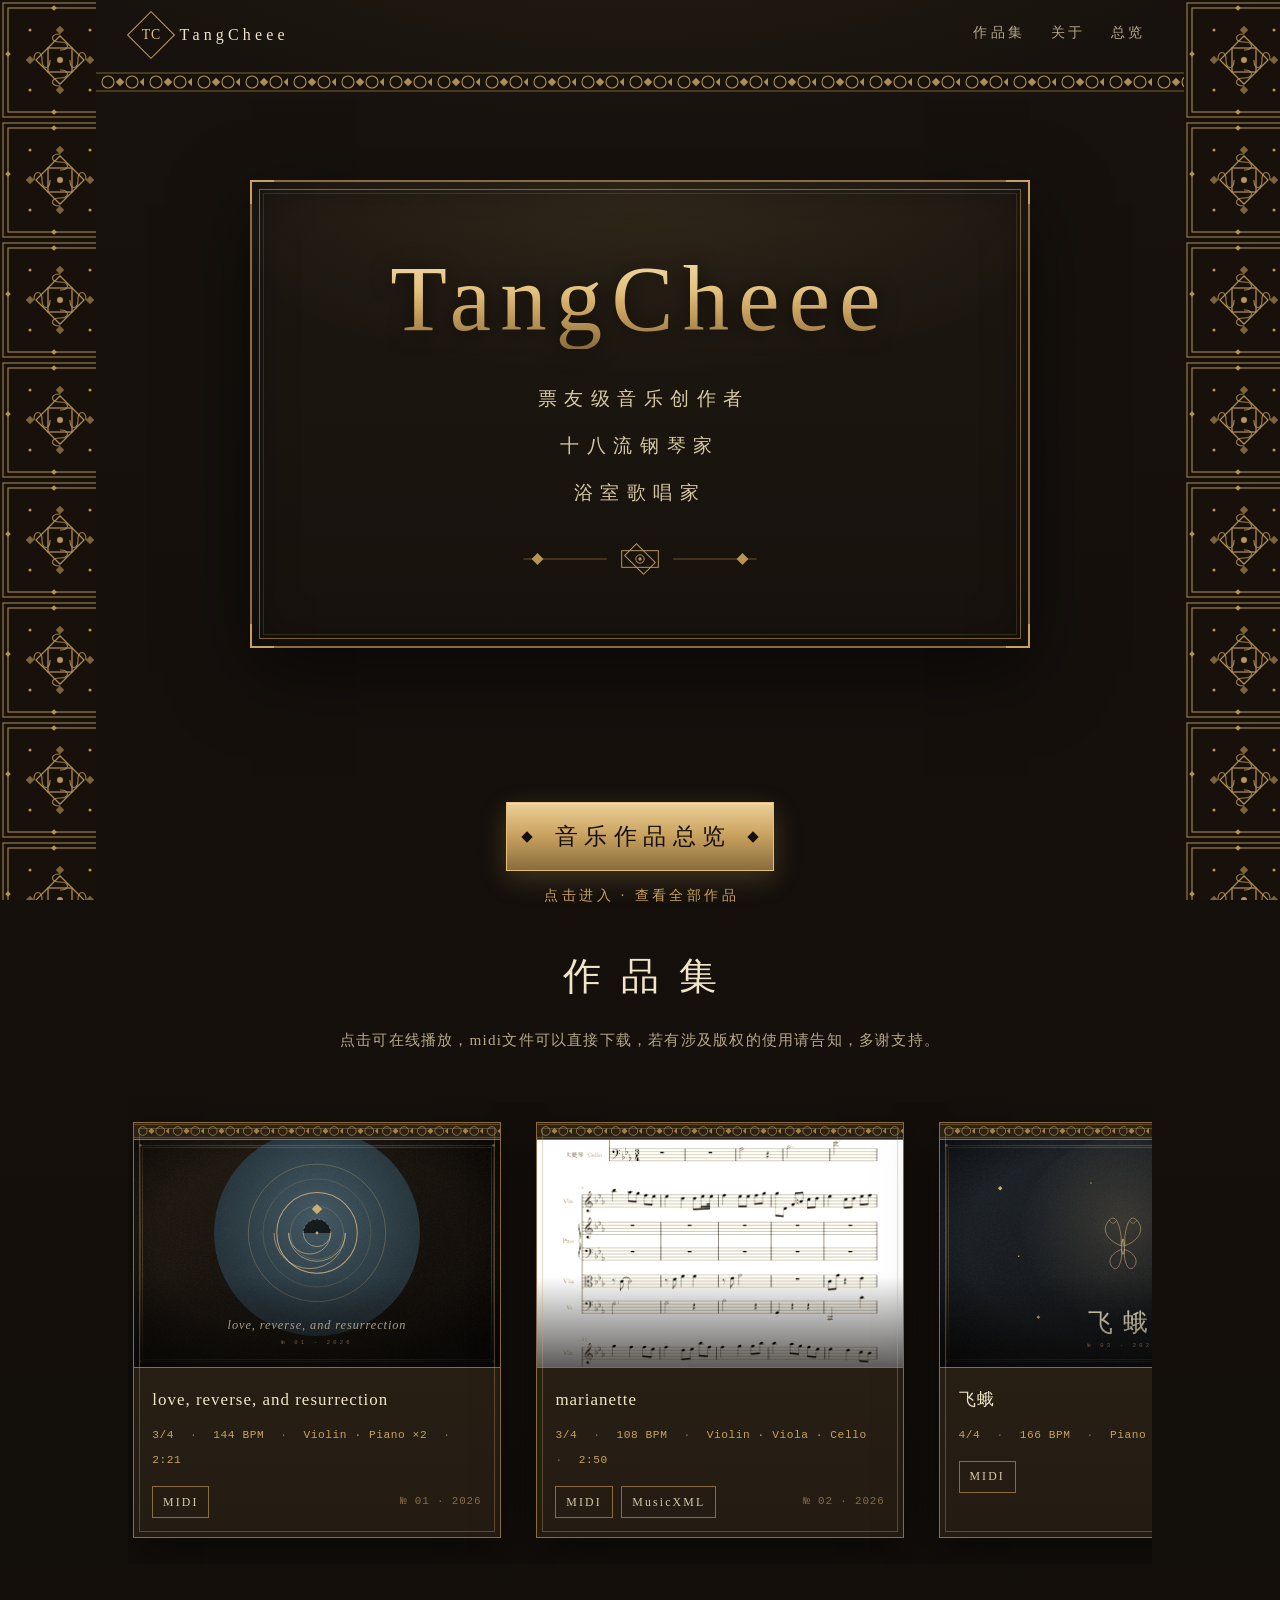
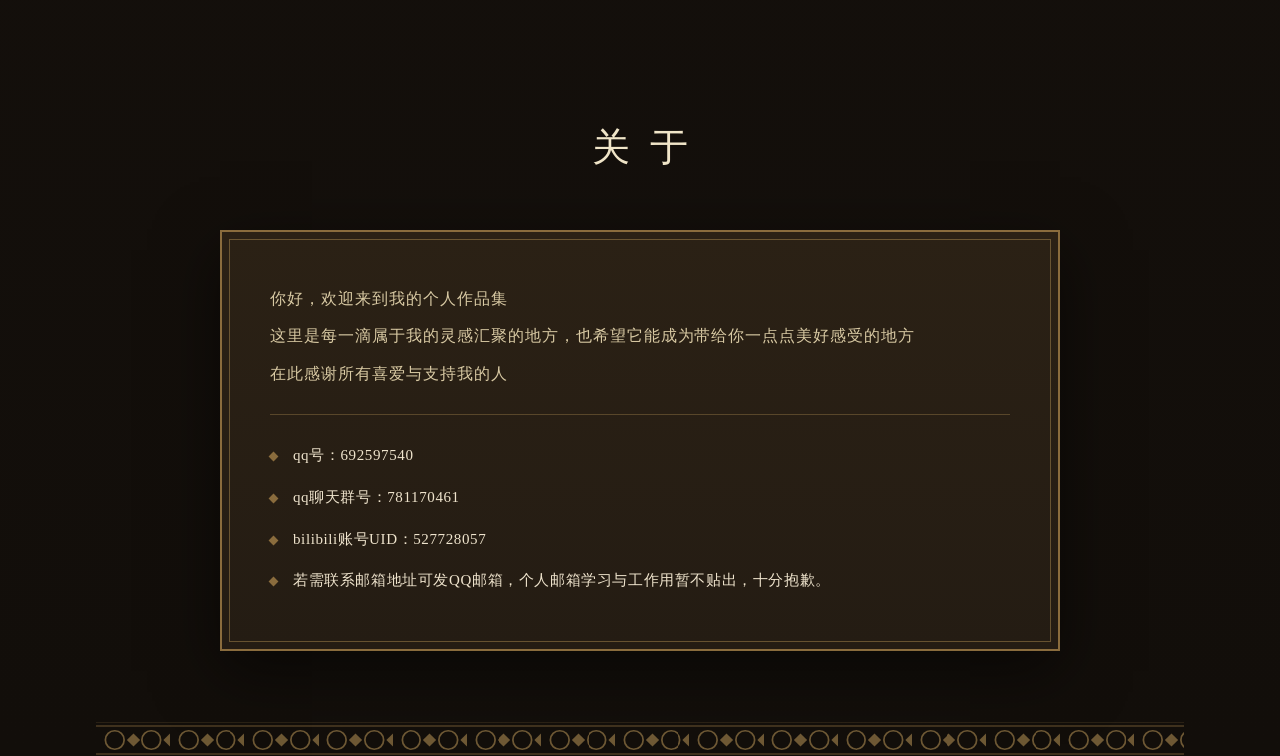
<file: index.html>
<!DOCTYPE html>
<html lang="zh-CN">
<head>
  <meta charset="UTF-8">
  <meta name="viewport" content="width=device-width, initial-scale=1.0">
  <title>TangCheee</title>
  <link rel="stylesheet" href="assets/css/styles.css">
  <link rel="icon" href="data:image/svg+xml,%3Csvg xmlns='http://www.w3.org/2000/svg' viewBox='0 0 32 32'%3E%3Crect width='32' height='32' fill='%2315100c'/%3E%3Crect x='7' y='7' width='18' height='18' fill='none' stroke='%23c9a25e' stroke-width='2' transform='rotate(45 16 16)'/%3E%3C/svg%3E">
</head>
<body>

  <div class="side-rail side-rail-left" aria-hidden="true"></div>
  <div class="side-rail side-rail-right" aria-hidden="true"></div>

  <header class="masthead">
    <a class="brand" href="#top">
      <span class="brand-mark"><span>TC</span></span>
      <span class="brand-name">TangCheee</span>
    </a>
    <nav class="nav" aria-label="主导航">
      <a href="catalog.html">作品集</a>
      <a href="#about">关于</a>
      <a href="overview.html">总览</a>
    </nav>
    <button class="nav-toggle" type="button" aria-label="菜单" aria-expanded="false">☰</button>
  </header>

  <div class="ornament-band" aria-hidden="true"></div>

  <main id="top">
    <section class="hero">
      <div class="title-card">
        <span class="corner corner-tl" aria-hidden="true"></span>
        <span class="corner corner-tr" aria-hidden="true"></span>
        <span class="corner corner-bl" aria-hidden="true"></span>
        <span class="corner corner-br" aria-hidden="true"></span>
        <h1 class="hero-title">TangCheee</h1>
        <p class="hero-intro">
          票友级音乐创作者<br>
          十八流钢琴家<br>
          浴室歌唱家
        </p>
        <div class="hero-divider" aria-hidden="true"></div>
      </div>
    </section>

    <section class="works" id="works">
      <div class="overview-entry">
        <a class="overview-entry-link" href="overview.html">音乐作品总览</a>
        <p class="overview-hint">点击进入 · 查看全部作品</p>
      </div>
      <header class="section-head">
        <h2>作品集</h2>
        <p class="section-note">点击可在线播放，midi文件可以直接下载，若有涉及版权的使用请告知，多谢支持。</p>
      </header>
      <div class="filmstrip-wrap">
        <div class="filmstrip" id="filmstrip" role="list" aria-label="作品列表"></div>
      </div>
    </section>

    <section class="about" id="about">
      <header class="section-head">
        <h2>关于</h2>
      </header>
      <div class="about-card">
        <p class="about-copy">
          你好，欢迎来到我的个人作品集<br>
          这里是每一滴属于我的灵感汇聚的地方，也希望它能成为带给你一点点美好感受的地方<br>
          在此感谢所有喜爱与支持我的人
        </p>
        <ul class="contact-list" id="contactList"></ul>
      </div>
    </section>
  </main>

  <div class="player-bar" id="playerBar" hidden>
    <button class="pb-btn" id="pbToggle" aria-label="播放或暂停" type="button">▶</button>
    <div class="pb-info">
      <span class="pb-title" id="pbTitle">—</span>
      <span class="pb-meta" id="pbMeta"></span>
    </div>
    <div class="pb-seek">
      <input type="range" id="pbSeek" min="0" max="1000" value="0" step="1" aria-label="进度">
    </div>
    <span class="pb-time"><span id="pbCur">00:00</span> / <span id="pbDur">00:00</span></span>
    <a class="pb-download" id="pbDownload" download>MIDI</a>
  </div>

  <div class="footer-orn" aria-hidden="true"></div>

  <button class="to-top" id="toTop" type="button" aria-label="回到顶部" hidden><span>↑</span></button>

  <script src="assets/js/works.js"></script>
  <script src="assets/js/loader.js"></script>
  <script src="assets/js/player.js"></script>
  <script src="assets/js/main.js"></script>
  
  <script src="assets/js/ui.js"></script>
</body>
</html>
</file>
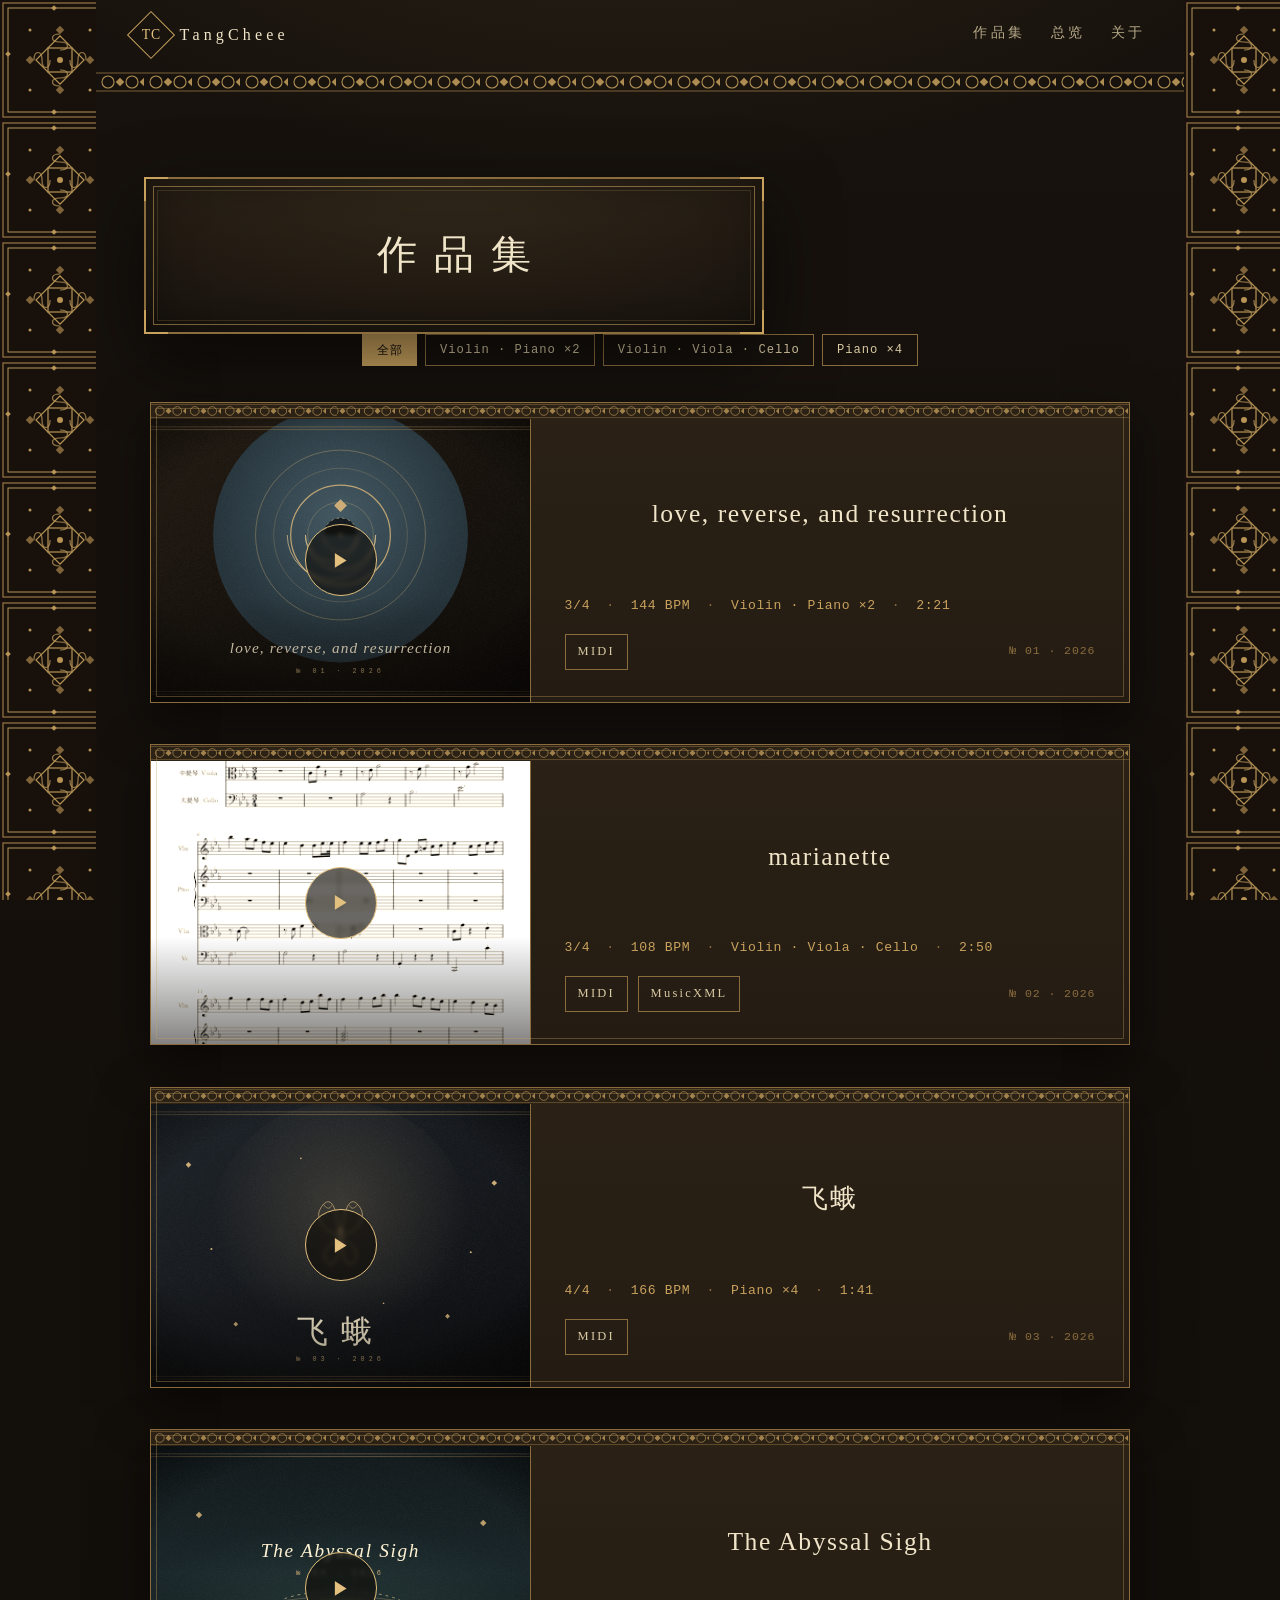
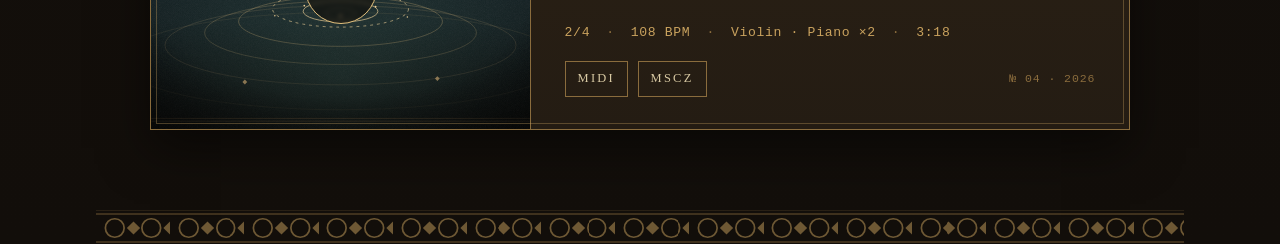
<file: catalog.html>
<!DOCTYPE html>
<html lang="zh-CN">
<head>
  <meta charset="UTF-8">
  <meta name="viewport" content="width=device-width, initial-scale=1.0">
  <title>作品集 — TangCheee</title>
  <link rel="stylesheet" href="assets/css/styles.css">
  <link rel="icon" href="data:image/svg+xml,%3Csvg xmlns='http://www.w3.org/2000/svg' viewBox='0 0 32 32'%3E%3Crect width='32' height='32' fill='%2315100c'/%3E%3Crect x='7' y='7' width='18' height='18' fill='none' stroke='%23c9a25e' stroke-width='2' transform='rotate(45 16 16)'/%3E%3C/svg%3E">
</head>
<body>

  <div class="side-rail side-rail-left" aria-hidden="true"></div>
  <div class="side-rail side-rail-right" aria-hidden="true"></div>

  <header class="masthead">
    <a class="brand" href="index.html#top">
      <span class="brand-mark"><span>TC</span></span>
      <span class="brand-name">TangCheee</span>
    </a>
    <nav class="nav" aria-label="主导航">
      <a href="catalog.html" aria-current="page">作品集</a>
      <a href="overview.html">总览</a>
      <a href="index.html#about">关于</a>
    </nav>
    <button class="nav-toggle" type="button" aria-label="菜单" aria-expanded="false">☰</button>
  </header>

  <div class="ornament-band" aria-hidden="true"></div>

  <main>
    <section class="catalog">
      <div class="title-card catalog-title">
        <span class="corner corner-tl" aria-hidden="true"></span>
        <span class="corner corner-tr" aria-hidden="true"></span>
        <span class="corner corner-bl" aria-hidden="true"></span>
        <span class="corner corner-br" aria-hidden="true"></span>
        <h1 class="catalog-heading">作品集</h1>
      </div>
      <div class="filter-bar" id="filterBar" role="group" aria-label="作品筛选"></div>
      <div class="catalog-list" id="catalogList"></div>
    </section>
  </main>

  <div class="player-bar" id="playerBar" hidden>
    <button class="pb-btn" id="pbToggle" aria-label="播放或暂停" type="button">▶</button>
    <div class="pb-info">
      <span class="pb-title" id="pbTitle">—</span>
      <span class="pb-meta" id="pbMeta"></span>
    </div>
    <div class="pb-seek">
      <input type="range" id="pbSeek" min="0" max="1000" value="0" step="1" aria-label="进度">
    </div>
    <span class="pb-time"><span id="pbCur">00:00</span> / <span id="pbDur">00:00</span></span>
    <a class="pb-download" id="pbDownload" download>MIDI</a>
  </div>

  <div class="modal-backdrop" id="workModal" hidden>
    <div class="modal-panel" role="dialog" aria-modal="true" aria-label="作品详情">
      <button class="modal-close" id="modalClose" type="button" aria-label="关闭">✕</button>
      <div class="modal-cover"><img id="modalCover" alt=""></div>
      <div class="modal-body">
        <h2 class="modal-title" id="modalTitle"></h2>
        <p class="modal-meta" id="modalMeta"></p>
        <div class="modal-actions">
          <button class="modal-play" id="modalPlay" type="button">播放</button>
          <div class="modal-downloads" id="modalDownloads"></div>
        </div>
      </div>
    </div>
  </div>

  <div class="footer-orn" aria-hidden="true"></div>

  <button class="to-top" id="toTop" type="button" aria-label="回到顶部" hidden><span>↑</span></button>

  <script src="assets/js/works.js"></script>
  <script src="assets/js/loader.js"></script>
  <script src="assets/js/player.js"></script>
  <script src="assets/js/catalog.js"></script>
  <script src="assets/js/ui.js"></script>
</body>
</html>
</file>
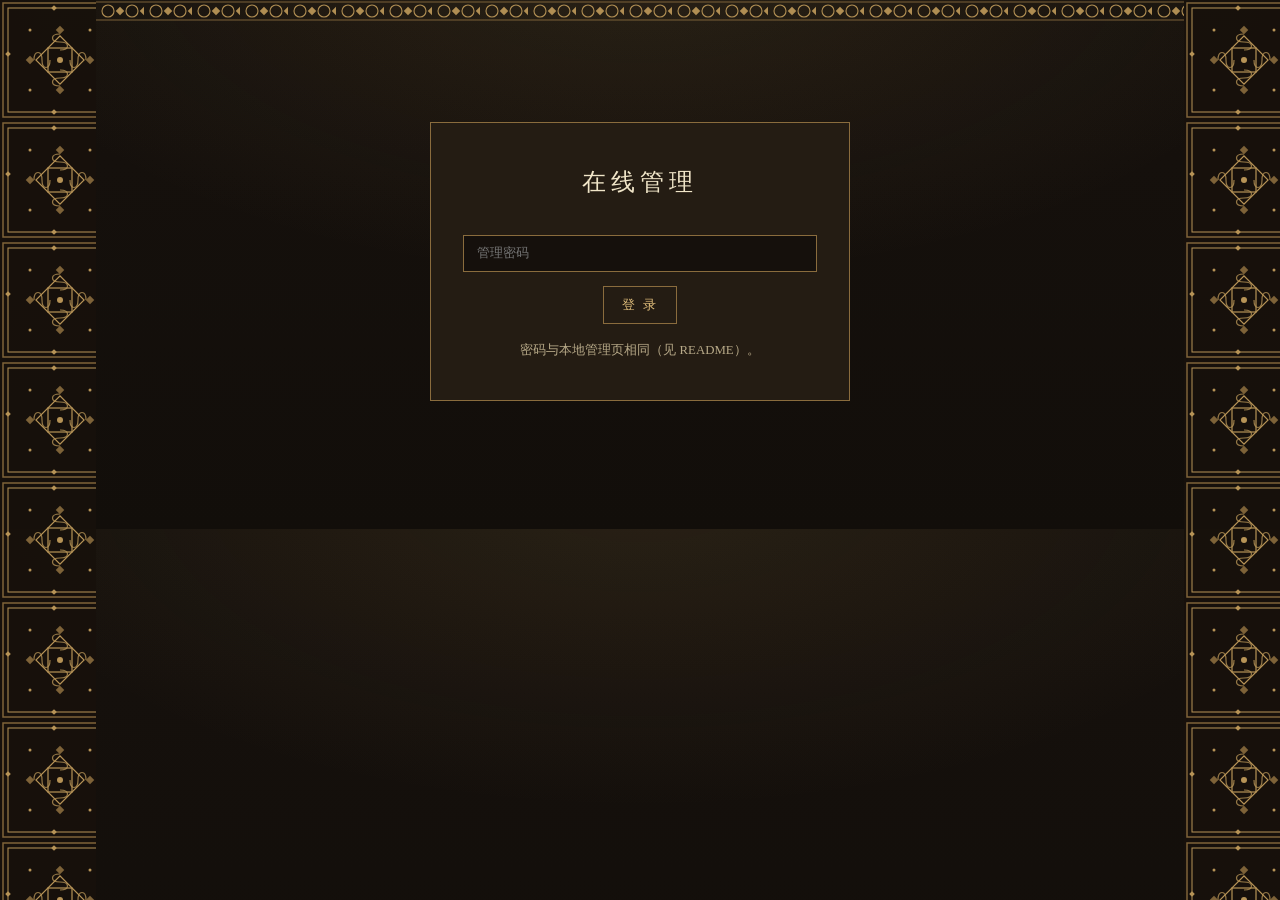
<file: online-admin.html>
<!DOCTYPE html>
<html lang="zh-CN">
<head>
  <meta charset="UTF-8">
  <meta name="viewport" content="width=device-width, initial-scale=1.0">
  <title>在线管理 — TangCheee</title>
  <link rel="stylesheet" href="assets/css/styles.css">
  <style>
    body { padding: 0 96px; }
    .admin-wrap { max-width: 980px; margin: 0 auto; padding: 2rem 1rem 4rem; }
    .admin-login { max-width: 420px; margin: 4rem auto; padding: 2.4rem 2rem; border: 1px solid var(--gold-dim); background: var(--panel); text-align: center; }
    .admin-login input, .admin-conn input { width: 100%; margin: 1rem 0 .9rem; padding: .6rem .8rem; background: var(--ink); color: var(--text); border: 1px solid var(--gold-dim); font-family: var(--mono); }
    .admin-login button, .admin-btn { padding: .55rem 1.1rem; background: transparent; color: var(--gold-bright); border: 1px solid var(--gold-dim); font-size: .82rem; letter-spacing: .18em; cursor: pointer; transition: all .25s var(--ease); font-family: var(--serif); }
    .admin-login button:hover, .admin-btn:hover { background: var(--gold); color: var(--ink); border-color: var(--gold); }
    .admin-login p { color: var(--muted); font-size: .8rem; margin: 0; }
    .admin-err { color: var(--red); font-size: .82rem; min-height: 1.2em; }
    .admin-conn { max-width: 560px; margin: 4rem auto; padding: 2.2rem 2rem; border: 1px solid var(--gold-dim); background: var(--panel); }
    .admin-conn h2 { font-weight: 400; letter-spacing: .2em; color: var(--parchment); margin: 0 0 .4rem; }
    .admin-conn .sub { color: var(--muted); font-size: .8rem; line-height: 1.9; margin: 0 0 1rem; }
    .admin-conn .conn-actions { display: flex; gap: .6rem; align-items: center; flex-wrap: wrap; }
    .conn-status { font-family: var(--mono); font-size: .76rem; color: var(--gold); min-height: 1.2em; margin-top: .8rem; }
    .admin-toolbar { display: flex; flex-wrap: wrap; gap: .7rem; align-items: center; margin: 0 0 1.6rem; padding-bottom: 1rem; border-bottom: 1px solid rgba(201,162,94,.3); }
    .admin-status { font-family: var(--mono); font-size: .72rem; color: var(--muted); }
    .work-editor { border: 1px solid var(--gold-dim); padding: 1.2rem 1.1rem; margin: 0 0 1.4rem; background: linear-gradient(180deg, var(--panel-2), var(--panel)); position: relative; }
    .work-editor::before { content: ""; position: absolute; inset: 5px; border: 1px solid rgba(201,162,94,.25); pointer-events: none; }
    .work-editor h3 { margin: 0 0 1rem; font-weight: 400; letter-spacing: .2em; color: var(--parchment); font-size: 1rem; }
    .field-grid { display: grid; grid-template-columns: repeat(auto-fit, minmax(170px, 1fr)); gap: .7rem; }
    .field { display: flex; flex-direction: column; gap: .25rem; }
    .field label { font-family: var(--mono); font-size: .66rem; letter-spacing: .12em; color: var(--gold); }
    .field input, .field textarea { background: var(--ink); color: var(--text); border: 1px solid var(--gold-dim); padding: .45rem .6rem; font-size: .86rem; font-family: var(--serif); width: 100%; }
    .field textarea { resize: vertical; min-height: 58px; font-family: var(--mono); font-size: .74rem; }
    .field-wide { grid-column: 1 / -1; }
    .work-actions { display: flex; gap: .6rem; margin-top: .9rem; flex-wrap: wrap; }
    .admin-btn.danger { border-color: var(--red); color: var(--red); }
    .admin-btn.danger:hover { background: var(--red); color: var(--ink); }
    .admin-btn.small { padding: .32rem .7rem; font-size: .72rem; }
    .upload-row { display: flex; flex-wrap: wrap; gap: .5rem; align-items: center; margin-top: .7rem; font-family: var(--mono); font-size: .72rem; color: var(--muted); }
    .upload-row input[type="file"] { color: var(--muted); font-size: .72rem; }
    .upload-row select { background: var(--ink); color: var(--text); border: 1px solid var(--gold-dim); padding: .3rem .4rem; font-family: var(--mono); font-size: .72rem; }
    .contact-editor { border: 1px solid var(--gold-dim); padding: 1.1rem; background: var(--panel); margin-bottom: 1.4rem; }
    .contact-editor h3 { margin: 0 0 .7rem; font-weight: 400; letter-spacing: .2em; font-size: 1rem; color: var(--parchment); }
    .contact-editor textarea { width: 100%; min-height: 120px; background: var(--ink); color: var(--text); border: 1px solid var(--gold-dim); padding: .6rem; font-size: .86rem; line-height: 1.9; }
    .admin-note { color: var(--muted); font-size: .78rem; line-height: 1.9; margin-top: 1.4rem; }
    .admin-note code { font-family: var(--mono); color: var(--gold); }
    @media (max-width: 760px) { body { padding: 0 8px; } }
  </style>
</head>
<body>
  <div class="side-rail side-rail-left" aria-hidden="true"></div>
  <div class="side-rail side-rail-right" aria-hidden="true"></div>
  <div class="ornament-band" aria-hidden="true"></div>

  <main class="admin-wrap">
    <!-- 第一步：密码 -->
    <section class="admin-login" id="loginBox">
      <h1 style="font-family:var(--title-font);font-weight:400;letter-spacing:.2em;color:var(--parchment);margin:0 0 1rem;">在线管理</h1>
      <input type="password" id="pwdInput" placeholder="管理密码" autocomplete="current-password">
      <button id="loginBtn" type="button">登 录</button>
      <p class="admin-err" id="loginErr"></p>
      <p>密码与本地管理页相同（见 README）。</p>
    </section>

    <!-- 第二步：连接 GitHub -->
    <section class="admin-conn" id="githubBox" hidden>
      <h2>连接 GitHub</h2>
      <p class="sub">粘贴一个 GitHub 细粒度令牌（PAT，只需本仓库 Contents 读写权限）。令牌只保存在你的浏览器 localStorage，不会上传到任何服务器。<br>
      创建方法：GitHub → Settings → Developer settings → Fine-grained personal access tokens → Generate new token → Repository access 选 <em>Only select repositories</em> 并勾选 <code>updated-personal-music-workspaces</code> → Permissions → <em>Contents</em> 选 <em>Read and write</em>。</p>
      <input type="password" id="patInput" placeholder="github_pat_xxx" autocomplete="off">
      <div class="conn-actions">
        <button id="connectBtn" type="button">连接并拉取数据</button>
        <button class="admin-btn small" id="clearPatBtn" type="button">清除已存令牌</button>
      </div>
      <p class="conn-status" id="connStatus"></p>
    </section>

    <!-- 第三步：编辑 -->
    <section id="editorBox" hidden>
      <div class="admin-toolbar">
        <button class="admin-btn" id="reloadBtn" type="button">拉取最新</button>
        <button class="admin-btn" id="saveBtn" type="button">保存并发布</button>
        <button class="admin-btn" id="addWorkBtn" type="button">新增作品</button>
        <button class="admin-btn" id="logoutBtn" type="button">退出</button>
        <span class="admin-status" id="statusText">已连接。编辑完成后点「保存并发布」。</span>
      </div>

      <div id="worksList"></div>

      <div class="contact-editor">
        <h3>联系方式（每行一条）</h3>
        <textarea id="contactText"></textarea>
      </div>

      <p class="admin-note">
        说明：<b>保存并发布</b> 会把 <code>assets/data/works.json</code> 与 <code>assets/js/works.js</code> 直接提交到 GitHub 的 <code>main</code> 分支，
        GitHub Pages 约 1 分钟内自动重新发布，公网立即生效；文件上传（音频/MIDI/源文件/封面）走同一通道。
        建议先在本地 <code>local-admin.html</code> 或本页编辑确认，再保存发布。
      </p>
    </section>
  </main>

  <script src="assets/js/works.js"></script>
  <script src="assets/js/admin-config.js"></script>
  <script src="assets/js/online-admin.js"></script>
</body>
</html>
</file>
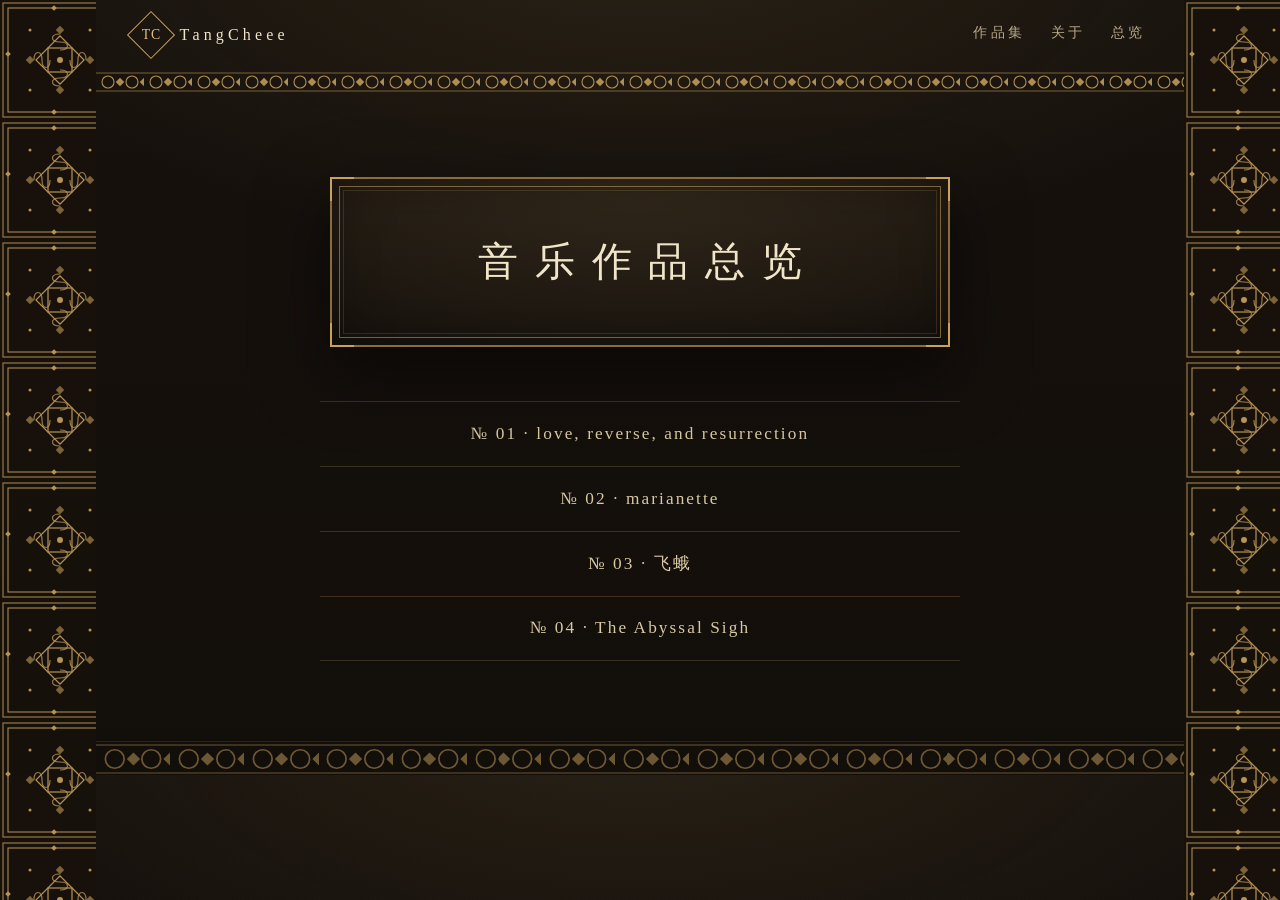
<file: overview.html>
<!DOCTYPE html>
<html lang="zh-CN">
<head>
  <meta charset="UTF-8">
  <meta name="viewport" content="width=device-width, initial-scale=1.0">
  <title>音乐作品总览 — TangCheee</title>
  <link rel="stylesheet" href="assets/css/styles.css">
  <link rel="icon" href="data:image/svg+xml,%3Csvg xmlns='http://www.w3.org/2000/svg' viewBox='0 0 32 32'%3E%3Crect width='32' height='32' fill='%2315100c'/%3E%3Crect x='7' y='7' width='18' height='18' fill='none' stroke='%23c9a25e' stroke-width='2' transform='rotate(45 16 16)'/%3E%3C/svg%3E">
</head>
<body>

  <div class="side-rail side-rail-left" aria-hidden="true"></div>
  <div class="side-rail side-rail-right" aria-hidden="true"></div>

  <header class="masthead">
    <a class="brand" href="index.html#top">
      <span class="brand-mark"><span>TC</span></span>
      <span class="brand-name">TangCheee</span>
    </a>
    <nav class="nav" aria-label="主导航">
      <a href="catalog.html">作品集</a>
      <a href="index.html#about">关于</a>
      <a href="overview.html" aria-current="page">总览</a>
    </nav>
    <button class="nav-toggle" type="button" aria-label="菜单" aria-expanded="false">☰</button>
  </header>

  <div class="ornament-band" aria-hidden="true"></div>

  <main>
    <section class="overview">
      <div class="title-card overview-title">
        <span class="corner corner-tl" aria-hidden="true"></span>
        <span class="corner corner-tr" aria-hidden="true"></span>
        <span class="corner corner-bl" aria-hidden="true"></span>
        <span class="corner corner-br" aria-hidden="true"></span>
        <h1 class="overview-heading">音乐作品总览</h1>
      </div>
      <ul class="overview-list" id="overviewList"></ul>
    </section>
  </main>

  <div class="footer-orn" aria-hidden="true"></div>

  <button class="to-top" id="toTop" type="button" aria-label="回到顶部" hidden><span>↑</span></button>

  <script src="assets/js/works.js"></script>
  <script src="assets/js/loader.js"></script>
  <script src="assets/js/overview.js"></script>
  <script src="assets/js/ui.js"></script>
</body>
</html>
</file>
<file: assets/css/styles.css>
/* ============================================================
   TangCheee — 古典作品集 · CLASSIC ARCHIVE
   1920s 默剧标题字体 · 波斯地毯花纹 · 金色古典装饰
   ============================================================ */

:root {
  --ink: #15100c;
  --coal: #1c1610;
  --panel: #241c13;
  --panel-2: #2b2115;
  --parchment: #f0e5c8;
  --parchment-dim: #d8c9a3;
  --gold: #c9a25e;
  --gold-bright: #e3c07d;
  --gold-dim: #8a6c3d;
  --lapis: #274a5e;
  --teal: #2e6b62;
  --red: #9e3b2a;
  --text: #efe4cd;
  --muted: #b7a988;
  --title-font: "Broadway", "Copperplate", "Bodoni MT", "Didot", Georgia, serif;
  --serif: "Bodoni MT", "Didot", "Palatino Linotype", Georgia, "Songti SC", "SimSun", serif;
  --mono: "Consolas", "Courier New", monospace;
  --ease: cubic-bezier(.22, .61, .36, 1);
}

* { box-sizing: border-box; }

html { scroll-behavior: smooth; }

body {
  margin: 0;
  background:
    radial-gradient(1100px 520px at 50% -8%, rgba(201, 162, 94, .10), transparent 62%),
    linear-gradient(180deg, #17120d, var(--ink) 30%, #120e0a);
  color: var(--text);
  font-family: var(--serif);
  line-height: 1.75;
  padding: 0 96px;
  overflow-x: hidden;
}

::selection { background: var(--gold); color: var(--ink); }

a { color: inherit; }
[hidden] { display: none !important; }

/* ---------- 波斯地毯侧饰 ---------- */

.side-rail {
  position: fixed;
  top: 0;
  bottom: 0;
  width: 96px;
  z-index: 40;
  pointer-events: none;
  background: url("../img/persian-border.svg") repeat-y;
  opacity: .9;
}

.side-rail-left { left: 0; }
.side-rail-right { right: 0; }

/* ---------- 回纹饰带 ---------- */

.ornament-band {
  height: 26px;
  background: url("../img/ornament-top.svg") repeat-x;
  opacity: .85;
}

.ornament-band-thin { height: 14px; background-size: auto 14px; opacity: .6; }

/* ---------- 顶部 ---------- */

.masthead {
  display: flex;
  align-items: center;
  justify-content: space-between;
  gap: 1rem;
  padding: 1.15rem clamp(1rem, 3vw, 2.4rem);
}

.brand {
  display: inline-flex;
  align-items: center;
  gap: .7rem;
  text-decoration: none;
}

.brand-mark {
  display: grid;
  place-items: center;
  width: 34px;
  height: 34px;
  border: 1px solid var(--gold);
  color: var(--gold-bright);
  font-family: var(--title-font);
  font-size: .86rem;
  letter-spacing: .05em;
  transform: rotate(45deg);
}

.brand-mark span { transform: rotate(-45deg); }

.brand-name {
  font-family: var(--title-font);
  font-size: 1rem;
  letter-spacing: .26em;
  color: var(--parchment);
}

.nav {
  display: flex;
  gap: 1.6rem;
  font-size: .86rem;
  letter-spacing: .24em;
}

.nav a {
  color: var(--muted);
  text-decoration: none;
  padding-bottom: 3px;
  border-bottom: 1px solid transparent;
  transition: color .25s var(--ease), border-color .25s var(--ease);
}

.nav a:hover { color: var(--gold-bright); border-color: var(--gold-dim); }

/* ---------- 英雄区：默剧字幕卡 ---------- */

.hero {
  position: relative;
  padding: clamp(3rem, 7vw, 5.2rem) clamp(1rem, 4vw, 3rem) clamp(3.4rem, 7vw, 5rem);
  text-align: center;
}

.title-card {
  position: relative;
  max-width: 780px;
  margin: 0 auto;
  padding: clamp(2.6rem, 6vw, 4.2rem) clamp(1.4rem, 4vw, 3rem);
  background:
    radial-gradient(720px 300px at 50% 0%, rgba(201, 162, 94, .12), transparent 65%),
    linear-gradient(180deg, #1d1711, #17120d);
  border: 2px solid var(--gold-dim);
  box-shadow: 0 24px 70px rgba(0, 0, 0, .55), inset 0 0 46px rgba(0, 0, 0, .35);
}

.title-card::before {
  content: "";
  position: absolute;
  inset: 7px;
  border: 1px solid rgba(201, 162, 94, .55);
  pointer-events: none;
}

.title-card::after {
  content: "";
  position: absolute;
  inset: 11px;
  border: 1px solid rgba(201, 162, 94, .18);
  pointer-events: none;
}

.corner {
  position: absolute;
  width: 24px;
  height: 24px;
  z-index: 2;
}

.corner-tl { top: -2px; left: -2px; border-top: 2px solid var(--gold); border-left: 2px solid var(--gold); }
.corner-tr { top: -2px; right: -2px; border-top: 2px solid var(--gold); border-right: 2px solid var(--gold); }
.corner-bl { bottom: -2px; left: -2px; border-bottom: 2px solid var(--gold); border-left: 2px solid var(--gold); }
.corner-br { bottom: -2px; right: -2px; border-bottom: 2px solid var(--gold); border-right: 2px solid var(--gold); }

.hero-title {
  margin: 0 0 .4rem;
  font-family: var(--title-font);
  font-weight: 400;
  font-size: clamp(3rem, 9.5vw, 5.8rem);
  letter-spacing: .1em;
  line-height: 1.08;
  color: transparent;
  background: linear-gradient(180deg, #f4dfb2 0%, var(--gold-bright) 42%, var(--gold) 62%, var(--gold-dim) 100%);
  -webkit-background-clip: text;
  background-clip: text;
  filter: drop-shadow(0 2px 10px rgba(0, 0, 0, .65));
}

.hero-intro {
  margin: 1.6rem 0 0;
  font-size: clamp(1rem, 2.6vw, 1.18rem);
  letter-spacing: .4em;
  line-height: 2.5;
  color: var(--parchment-dim);
  text-indent: .4em;
}

.hero-divider {
  width: 260px;
  height: 40px;
  margin: 1.4rem auto 0;
  background: url("../img/ornament-medallion.svg") center / contain no-repeat;
  opacity: .9;
}

/* ---------- 作品集 ---------- */

.works {
  padding: clamp(2.8rem, 6vw, 4.6rem) clamp(.6rem, 2.5vw, 2rem) clamp(3.4rem, 7vw, 5rem);
}

.section-head {
  text-align: center;
  margin: 0 auto clamp(2rem, 4.5vw, 3rem);
  max-width: 860px;
}

.section-head h2 {
  margin: 0 0 .9rem;
  font-size: clamp(1.7rem, 4vw, 2.4rem);
  font-weight: 400;
  letter-spacing: .52em;
  text-indent: .52em;
  color: var(--parchment);
}

.section-note {
  margin: 0;
  font-size: .95rem;
  letter-spacing: .08em;
  color: var(--muted);
  line-height: 2;
}

.filmstrip-wrap { position: relative; max-width: 1160px; margin: 0 auto; }

.filmstrip {
  display: flex;
  gap: clamp(1.4rem, 3vw, 2.2rem);
  overflow-x: auto;
  padding: 1.2rem .3rem 1.6rem;
  scroll-snap-type: x mandatory;
  scrollbar-color: var(--gold-dim) transparent;
}

.filmstrip::-webkit-scrollbar { height: 8px; }
.filmstrip::-webkit-scrollbar-track { background: transparent; }
.filmstrip::-webkit-scrollbar-thumb { background: var(--gold-dim); border-radius: 4px; }

.film-frame {
  flex: 0 0 clamp(300px, 66vw, 368px);
  scroll-snap-align: center;
  position: relative;
  background: linear-gradient(180deg, var(--panel-2), var(--panel));
  border: 1px solid var(--gold-dim);
  box-shadow: 0 18px 46px rgba(0, 0, 0, .5);
  transition: transform .35s var(--ease), box-shadow .35s var(--ease);
}

.film-frame::before {
  content: "";
  position: absolute;
  inset: 5px;
  border: 1px solid rgba(201, 162, 94, .35);
  pointer-events: none;
  z-index: 2;
}

.film-frame:hover { transform: translateY(-6px); box-shadow: 0 26px 60px rgba(0, 0, 0, .6); }

.frame-orn {
  height: 16px;
  background: url("../img/ornament-top.svg") repeat-x;
  background-size: auto 16px;
  opacity: .75;
}

.frame-cover {
  position: relative;
  aspect-ratio: 16 / 10;
  overflow: hidden;
  border-top: 1px solid var(--gold-dim);
  border-bottom: 1px solid var(--gold-dim);
}

.frame-cover img {
  width: 100%;
  height: 100%;
  object-fit: cover;
  display: block;
  filter: sepia(.22) contrast(1.05) saturate(.85);
  transition: transform 1.1s var(--ease), filter .5s var(--ease);
}

.film-frame:hover .frame-cover img {
  transform: scale(1.04);
  filter: sepia(.08) contrast(1.04) saturate(.94);
}

.frame-cover::after {
  content: "";
  position: absolute;
  inset: 0;
  background: linear-gradient(to top, rgba(10, 8, 6, .66), transparent 40%);
  pointer-events: none;
}

.frame-play {
  position: absolute;
  left: 50%;
  top: 50%;
  transform: translate(-50%, -50%);
  width: 62px;
  height: 62px;
  border-radius: 50%;
  border: 1px solid var(--gold-bright);
  background: rgba(16, 12, 8, .58);
  color: var(--gold-bright);
  font-size: 1rem;
  cursor: pointer;
  display: grid;
  place-items: center;
  opacity: 0;
  transition: opacity .3s var(--ease), background .3s var(--ease);
  z-index: 3;
  backdrop-filter: blur(2px);
}

.film-frame:hover .frame-play,
.frame-play:focus-visible { opacity: 1; }

.frame-play:hover { background: var(--gold); color: var(--ink); border-color: var(--gold); }

.frame-body { padding: 1.05rem 1.15rem 1.2rem; }

.frame-title {
  margin: 0 0 .55rem;
  font-size: 1.06rem;
  font-weight: 400;
  letter-spacing: .06em;
  color: var(--parchment);
}

.frame-meta {
  display: flex;
  flex-wrap: wrap;
  gap: .35rem 1rem;
  font-family: var(--mono);
  font-size: .7rem;
  letter-spacing: .05em;
  color: var(--gold);
  margin-bottom: .95rem;
}

.frame-meta .dot { color: var(--gold-dim); }

.frame-links {
  display: flex;
  flex-wrap: wrap;
  align-items: center;
  gap: .55rem;
}

.frame-link {
  font-size: .74rem;
  letter-spacing: .18em;
  color: var(--parchment-dim);
  text-decoration: none;
  border: 1px solid var(--gold-dim);
  padding: .3rem .62rem;
  transition: all .25s var(--ease);
}

.frame-link:hover { border-color: var(--gold-bright); color: var(--gold-bright); background: rgba(201, 162, 94, .08); }

.frame-index {
  margin-left: auto;
  font-family: var(--mono);
  font-size: .68rem;
  color: var(--gold-dim);
  letter-spacing: .08em;
}

/* ---------- 关于 ---------- */

.about {
  padding: clamp(2.8rem, 6vw, 4.4rem) clamp(1rem, 3vw, 2.4rem) clamp(3rem, 6vw, 4.4rem);
}

.about-card {
  position: relative;
  max-width: 840px;
  margin: 0 auto;
  padding: clamp(1.8rem, 4.5vw, 3rem);
  background: linear-gradient(180deg, var(--panel-2), var(--panel));
  border: 2px solid var(--gold-dim);
  box-shadow: 0 20px 60px rgba(0, 0, 0, .5);
}

.about-card::before {
  content: "";
  position: absolute;
  inset: 7px;
  border: 1px solid rgba(201, 162, 94, .4);
  pointer-events: none;
}

.about-copy {
  margin: 0 0 1.4rem;
  font-size: 1.02rem;
  line-height: 2.3;
  letter-spacing: .06em;
  color: var(--parchment-dim);
}

.contact-list {
  list-style: none;
  margin: 0;
  padding: 1.2rem 0 0;
  border-top: 1px solid rgba(201, 162, 94, .3);
}

.contact-list li {
  display: flex;
  gap: 1rem;
  padding: .48rem 0;
  font-size: .94rem;
}

.contact-label {
  flex: 0 0 4.6em;
  font-family: var(--mono);
  font-size: .72rem;
  letter-spacing: .12em;
  color: var(--gold);
  padding-top: .2rem;
}

.contact-value { color: var(--text); word-break: break-all; }

/* ---------- 播放器栏 ---------- */

.player-bar {
  position: fixed;
  left: 96px;
  right: 96px;
  bottom: 0;
  z-index: 60;
  display: grid;
  grid-template-columns: auto 1fr minmax(150px, 400px) auto auto;
  align-items: center;
  gap: .9rem;
  padding: .65rem 1.1rem .75rem;
  background: linear-gradient(180deg, #1c1610, #120d09);
  border-top: 2px solid var(--gold-dim);
  box-shadow: 0 -10px 36px rgba(0, 0, 0, .6);
}

.player-bar::before {
  content: "";
  position: absolute;
  left: 0;
  right: 0;
  top: 3px;
  height: 1px;
  background: rgba(201, 162, 94, .4);
  pointer-events: none;
}

.pb-btn {
  width: 44px;
  height: 44px;
  border-radius: 50%;
  border: 1px solid var(--gold);
  background: transparent;
  color: var(--gold-bright);
  font-size: .95rem;
  cursor: pointer;
  display: grid;
  place-items: center;
  transition: all .25s var(--ease);
}

.pb-btn:hover { background: var(--gold); color: var(--ink); }

.pb-info { min-width: 0; display: flex; flex-direction: column; line-height: 1.35; }

.pb-title {
  font-size: .98rem;
  color: var(--parchment);
  white-space: nowrap;
  overflow: hidden;
  text-overflow: ellipsis;
}

.pb-meta {
  font-family: var(--mono);
  font-size: .64rem;
  letter-spacing: .1em;
  color: var(--gold);
  white-space: nowrap;
  overflow: hidden;
  text-overflow: ellipsis;
}

.pb-seek input[type="range"] {
  width: 100%;
  appearance: none;
  -webkit-appearance: none;
  height: 26px;
  background: transparent;
  cursor: pointer;
}

.pb-seek input[type="range"]::-webkit-slider-runnable-track {
  height: 10px;
  background:
    repeating-linear-gradient(90deg, rgba(201, 162, 94, .55) 0 2px, transparent 2px 13px),
    rgba(240, 229, 200, .12);
  border: 1px solid rgba(201, 162, 94, .25);
}

.pb-seek input[type="range"]::-webkit-slider-thumb {
  -webkit-appearance: none;
  width: 13px;
  height: 19px;
  margin-top: -5px;
  background: var(--gold-bright);
  border-radius: 1px;
  box-shadow: 0 0 9px rgba(201, 162, 94, .6);
}

.pb-seek input[type="range"]::-moz-range-track {
  height: 10px;
  background:
    repeating-linear-gradient(90deg, rgba(201, 162, 94, .55) 0 2px, transparent 2px 13px),
    rgba(240, 229, 200, .12);
}

.pb-seek input[type="range"]::-moz-range-thumb {
  width: 13px;
  height: 19px;
  border: none;
  border-radius: 1px;
  background: var(--gold-bright);
}

.pb-time {
  font-family: var(--mono);
  font-size: .7rem;
  letter-spacing: .05em;
  color: var(--muted);
  white-space: nowrap;
}

.pb-download {
  font-size: .7rem;
  letter-spacing: .16em;
  color: var(--gold);
  text-decoration: none;
  border: 1px solid var(--gold-dim);
  padding: .4rem .66rem;
  transition: all .25s var(--ease);
}

.pb-download:hover { border-color: var(--gold-bright); color: var(--gold-bright); }

/* ---------- 页脚饰带 ---------- */

.footer-orn {
  height: 34px;
  background: url("../img/ornament-top.svg") repeat-x;
  background-size: auto 34px;
  opacity: .5;
  border-top: 1px solid rgba(201, 162, 94, .25);
}

/* ---------- 焦点与动效 ---------- */

:focus-visible { outline: 1px solid var(--gold-bright); outline-offset: 3px; }

@media (prefers-reduced-motion: reduce) {
  html { scroll-behavior: auto; }
  .film-frame { transition: none; }
  .frame-cover img { transition: none; }
}

/* ---------- 响应式 ---------- */

@media (max-width: 1080px) {
  body { padding: 0 60px; }
  .side-rail { width: 60px; }
  .player-bar { left: 60px; right: 60px; }
}

@media (max-width: 760px) {
  body { padding: 0 8px; }
  .side-rail { display: none; }
  .player-bar {
    left: 8px;
    right: 8px;
    grid-template-columns: auto 1fr auto;
    grid-template-rows: auto auto;
    gap: .35rem .8rem;
  }
  .pb-seek { grid-column: 1 / -1; grid-row: 1; }
  .pb-btn { grid-column: 1; grid-row: 2; }
  .pb-info { grid-column: 2; grid-row: 2; }
  .pb-time { grid-column: 3; grid-row: 2; }
  .pb-download { display: none; }
  .nav { gap: 1rem; font-size: .78rem; }
  .brand-name { display: none; }
  .hero-intro { letter-spacing: .24em; }
  .contact-list li { flex-direction: column; gap: .15rem; }
  .contact-label { flex: none; }
}
/* ---------- 音乐作品总览入口与页面 ---------- */

.overview-entry {
  text-align: center;
  margin: 0 auto 2.2rem;
}

.overview-entry-link {
  display: inline-block;
  position: relative;
  font-size: clamp(1.1rem, 3vw, 1.45rem);
  letter-spacing: .28em;
  text-indent: .28em;
  color: var(--ink);
  background: linear-gradient(180deg, #ecd09a 0%, var(--gold) 48%, var(--gold-dim) 100%);
  border: 1px solid var(--gold-bright);
  padding: .85rem 2.6rem;
  text-decoration: none;
  box-shadow: 0 8px 26px rgba(201, 162, 94, .25), inset 0 1px 0 rgba(255, 244, 214, .5);
  transition: transform .3s var(--ease), box-shadow .3s var(--ease), filter .3s var(--ease);
}

.overview-entry-link::before,
.overview-entry-link::after {
  content: "";
  position: absolute;
  top: 50%;
  width: 8px;
  height: 8px;
  background: var(--ink);
  transform: rotate(45deg);
}

.overview-entry-link::before { left: 1rem; margin-top: -4px; }
.overview-entry-link::after { right: 1rem; margin-top: -4px; }

.overview-entry-link:hover {
  transform: translateY(-2px);
  filter: brightness(1.07);
  box-shadow: 0 12px 34px rgba(201, 162, 94, .4);
}

.overview-hint {
  margin: .75rem 0 0;
  font-size: .88rem;
  letter-spacing: .24em;
  text-indent: .24em;
  color: var(--gold);
  animation: hint-pulse 2.6s ease-in-out infinite;
}

@keyframes hint-pulse {
  0%, 100% { opacity: .5; }
  50% { opacity: 1; }
}

@media (prefers-reduced-motion: reduce) {
  .overview-hint { animation: none; }
}

.overview {
  padding: clamp(3rem, 7vw, 5rem) clamp(1rem, 4vw, 3rem) clamp(3.4rem, 7vw, 5rem);
  text-align: center;
}

.overview-title {
  max-width: 620px;
  padding: clamp(2rem, 5vw, 3rem) 1.5rem;
  margin-bottom: clamp(2rem, 5vw, 3.4rem);
}

.overview-heading {
  margin: 0;
  font-size: clamp(1.7rem, 4.5vw, 2.5rem);
  font-weight: 400;
  letter-spacing: .42em;
  text-indent: .42em;
  color: var(--parchment);
}

.overview-list {
  list-style: none;
  margin: 0 auto;
  padding: 0;
  max-width: 640px;
}

.overview-item {
  padding: 0;
  border-bottom: 1px solid rgba(201, 162, 94, .22);
}

.overview-item:first-child { border-top: 1px solid rgba(201, 162, 94, .22); }

.overview-link {
  display: block;
  padding: 1.05rem 1rem;
  font-size: 1.08rem;
  letter-spacing: .12em;
  color: var(--parchment-dim);
  text-decoration: none;
  transition: all .3s var(--ease);
}

.overview-link:hover {
  color: var(--gold-bright);
  background: rgba(201, 162, 94, .07);
  letter-spacing: .18em;
}

/* ---------- 联系方式（整行文本） ---------- */

.contact-list li {
  align-items: baseline;
}

.contact-list li::before {
  content: "";
  flex: none;
  width: 7px;
  height: 7px;
  margin-top: .55em;
  background: var(--gold-dim);
  transform: rotate(45deg);
}

.contact-value {
  color: var(--text);
  word-break: break-all;
  letter-spacing: .04em;
}

/* ---------- 锚点定位 ---------- */

.film-frame { scroll-margin-top: 1.5rem; }
/* ---------- 作品集目录页（第三页，阅览格式） ---------- */

.catalog {
  padding: clamp(3rem, 7vw, 5rem) clamp(1rem, 4vw, 3rem) clamp(3.4rem, 7vw, 5rem);
}

.catalog-title {
  max-width: 620px;
  margin: 0 auto clamp(2.2rem, 5vw, 3.2rem);
  padding: clamp(1.8rem, 4vw, 2.6rem) 1.5rem;
  text-align: center;
}

.catalog-heading {
  margin: 0;
  font-size: clamp(1.7rem, 4.5vw, 2.5rem);
  font-weight: 400;
  letter-spacing: .42em;
  text-indent: .42em;
  color: var(--parchment);
}

.catalog-list {
  max-width: 980px;
  margin: 0 auto;
  display: flex;
  flex-direction: column;
  gap: clamp(1.8rem, 4vw, 2.6rem);
}

.catalog-card {
  position: relative;
  display: grid;
  grid-template-columns: minmax(280px, 380px) 1fr;
  background: linear-gradient(180deg, var(--panel-2), var(--panel));
  border: 1px solid var(--gold-dim);
  box-shadow: 0 18px 46px rgba(0, 0, 0, .5);
  scroll-margin-top: 1.8rem;
}

.catalog-card::before {
  content: "";
  position: absolute;
  inset: 5px;
  border: 1px solid rgba(201, 162, 94, .35);
  pointer-events: none;
  z-index: 2;
}

.cc-orn {
  grid-column: 1 / -1;
  height: 16px;
  background: url("../img/ornament-top.svg") repeat-x;
  background-size: auto 16px;
  opacity: .75;
}

.catalog-cover {
  position: relative;
  min-height: 250px;
  overflow: hidden;
  border-right: 1px solid var(--gold-dim);
}

.catalog-cover img {
  position: absolute;
  inset: 0;
  width: 100%;
  height: 100%;
  object-fit: cover;
  display: block;
  filter: sepia(.22) contrast(1.05) saturate(.85);
  transition: transform 1.1s var(--ease), filter .5s var(--ease);
}

.catalog-card:hover .catalog-cover img {
  transform: scale(1.035);
  filter: sepia(.08) contrast(1.04) saturate(.94);
}

.catalog-cover::after {
  content: "";
  position: absolute;
  inset: 0;
  background: linear-gradient(to top, rgba(10, 8, 6, .5), transparent 38%);
  pointer-events: none;
}

.cc-play {
  position: absolute;
  left: 50%;
  top: 50%;
  transform: translate(-50%, -50%);
  width: 72px;
  height: 72px;
  border-radius: 50%;
  border: 1px solid var(--gold-bright);
  background: rgba(16, 12, 8, .62);
  color: var(--gold-bright);
  font-size: 1.15rem;
  cursor: pointer;
  display: grid;
  place-items: center;
  transition: background .3s var(--ease), color .3s var(--ease);
  z-index: 3;
  backdrop-filter: blur(2px);
}

.cc-play:hover {
  background: var(--gold);
  color: var(--ink);
  border-color: var(--gold);
}

.catalog-body {
  padding: clamp(1.3rem, 3vw, 2rem) clamp(1.2rem, 3vw, 2.1rem);
  display: flex;
  flex-direction: column;
  justify-content: center;
  gap: 1rem;
}

.catalog-title {
  margin: 0;
  font-size: clamp(1.25rem, 2.6vw, 1.6rem);
  font-weight: 400;
  letter-spacing: .06em;
  color: var(--parchment);
}

.catalog-meta {
  display: flex;
  flex-wrap: wrap;
  gap: .4rem 1rem;
  font-family: var(--mono);
  font-size: .82rem;
  letter-spacing: .05em;
  color: var(--gold);
  margin: 0;
}

.catalog-meta .dot { color: var(--gold-dim); }

.catalog-links {
  display: flex;
  flex-wrap: wrap;
  align-items: center;
  gap: .6rem;
}

.catalog-link {
  font-size: .78rem;
  letter-spacing: .18em;
  color: var(--parchment-dim);
  text-decoration: none;
  border: 1px solid var(--gold-dim);
  padding: .38rem .75rem;
  transition: all .25s var(--ease);
}

.catalog-link:hover {
  border-color: var(--gold-bright);
  color: var(--gold-bright);
  background: rgba(201, 162, 94, .08);
}

.catalog-index {
  margin-left: auto;
  font-family: var(--mono);
  font-size: .72rem;
  color: var(--gold-dim);
  letter-spacing: .08em;
}

@media (max-width: 760px) {
  .catalog-card { grid-template-columns: 1fr; }
  .catalog-cover {
    min-height: 210px;
    border-right: none;
    border-bottom: 1px solid var(--gold-dim);
  }
  .catalog-index { margin-left: 0; }
}

/* ============================================================
   功能性组件（参照参考站）：筛选 / 详情浮层 / 回到顶部 / 移动端菜单
   ============================================================ */

/* ---------- 回到顶部 ---------- */

.to-top {
  position: fixed;
  right: calc(96px + 1.4rem);
  bottom: 1.6rem;
  width: 46px;
  height: 46px;
  z-index: 55;
  display: grid;
  place-items: center;
  background: rgba(21, 16, 12, .88);
  color: var(--gold-bright);
  border: 1px solid var(--gold-dim);
  cursor: pointer;
  transform: rotate(45deg);
  transition: background .25s var(--ease), color .25s var(--ease), border-color .25s var(--ease);
}

.to-top span { transform: rotate(-45deg); }

.to-top:hover {
  background: var(--gold);
  color: var(--ink);
  border-color: var(--gold);
}

/* ---------- 作品筛选栏 ---------- */

.filter-bar {
  display: flex;
  flex-wrap: wrap;
  justify-content: center;
  gap: .5rem;
  max-width: 980px;
  margin: 0 auto clamp(1.5rem, 3.5vw, 2.2rem);
  padding: 0 1rem;
}

.filter-chip {
  font-family: var(--mono);
  font-size: .76rem;
  letter-spacing: .08em;
  color: var(--parchment-dim);
  background: transparent;
  border: 1px solid var(--gold-dim);
  padding: .42rem .85rem;
  cursor: pointer;
  transition: all .25s var(--ease);
}

.filter-chip:hover {
  color: var(--gold-bright);
  border-color: var(--gold-bright);
}

.filter-chip[aria-pressed="true"] {
  color: var(--ink);
  background: var(--gold);
  border-color: var(--gold);
}

/* ---------- 作品详情浮层 ---------- */

.modal-backdrop {
  position: fixed;
  inset: 0;
  z-index: 70;
  display: grid;
  place-items: center;
  padding: 1.2rem;
  background: rgba(9, 7, 5, .82);
  backdrop-filter: blur(3px);
}

.modal-panel {
  position: relative;
  width: min(760px, 100%);
  max-height: 88vh;
  overflow: auto;
  display: grid;
  grid-template-columns: minmax(240px, 340px) 1fr;
  background: linear-gradient(180deg, var(--panel-2), var(--panel));
  border: 1px solid var(--gold-dim);
  box-shadow: 0 30px 80px rgba(0, 0, 0, .65);
}

.modal-panel::before {
  content: "";
  position: absolute;
  inset: 5px;
  border: 1px solid rgba(201, 162, 94, .35);
  pointer-events: none;
  z-index: 2;
}

.modal-cover {
  position: relative;
  min-height: 240px;
  overflow: hidden;
  border-right: 1px solid var(--gold-dim);
}

.modal-cover img {
  position: absolute;
  inset: 0;
  width: 100%;
  height: 100%;
  object-fit: cover;
  display: block;
}

.modal-body {
  padding: clamp(1.4rem, 3vw, 2.2rem);
  display: flex;
  flex-direction: column;
  gap: 1rem;
}

.modal-title {
  margin: 0;
  font-weight: 400;
  letter-spacing: .06em;
  color: var(--parchment);
  font-size: clamp(1.25rem, 2.6vw, 1.7rem);
}

.modal-meta {
  margin: 0;
  font-family: var(--mono);
  font-size: .84rem;
  letter-spacing: .05em;
  color: var(--gold);
  display: flex;
  flex-wrap: wrap;
  gap: .4rem 1rem;
}

.modal-meta .dot { color: var(--gold-dim); }

.modal-actions {
  display: flex;
  flex-wrap: wrap;
  gap: .7rem;
  align-items: center;
}

.modal-play {
  font: inherit;
  font-size: .82rem;
  letter-spacing: .2em;
  color: var(--ink);
  background: var(--gold);
  border: 1px solid var(--gold);
  padding: .55rem 1.2rem;
  cursor: pointer;
  transition: background .25s var(--ease), color .25s var(--ease);
}

.modal-play:hover { background: var(--gold-bright); }

.modal-downloads {
  display: flex;
  flex-wrap: wrap;
  gap: .5rem;
}

.modal-download {
  font-size: .76rem;
  letter-spacing: .14em;
  color: var(--parchment-dim);
  text-decoration: none;
  border: 1px solid var(--gold-dim);
  padding: .4rem .75rem;
  transition: all .25s var(--ease);
}

.modal-download:hover {
  color: var(--gold-bright);
  border-color: var(--gold-bright);
}

.modal-close {
  position: absolute;
  top: .8rem;
  right: .8rem;
  z-index: 5;
  width: 34px;
  height: 34px;
  display: grid;
  place-items: center;
  background: rgba(16, 12, 8, .72);
  color: var(--gold-bright);
  border: 1px solid var(--gold-dim);
  cursor: pointer;
  font-size: .9rem;
}

.modal-close:hover { background: var(--gold); color: var(--ink); }

/* ---------- 移动端菜单 ---------- */

.nav-toggle {
  display: none;
  width: 40px;
  height: 40px;
  place-items: center;
  background: transparent;
  color: var(--gold-bright);
  border: 1px solid var(--gold-dim);
  font-size: 1rem;
  cursor: pointer;
}

@media (max-width: 760px) {
  .masthead { position: relative; }
  .nav-toggle { display: grid; }
  .nav {
    display: none;
    position: absolute;
    top: calc(100% + .5rem);
    right: 1rem;
    flex-direction: column;
    gap: .2rem;
    min-width: 170px;
    background: rgba(20, 15, 10, .97);
    border: 1px solid var(--gold-dim);
    padding: .7rem 1rem;
    z-index: 65;
  }
  .nav.open { display: flex; }
  .nav a { padding: .55rem .2rem; }
  .to-top { right: 1rem; bottom: 1rem; }
  .modal-panel { grid-template-columns: 1fr; }
  .modal-cover { min-height: 200px; border-right: none; border-bottom: 1px solid var(--gold-dim); }
}
</file>
